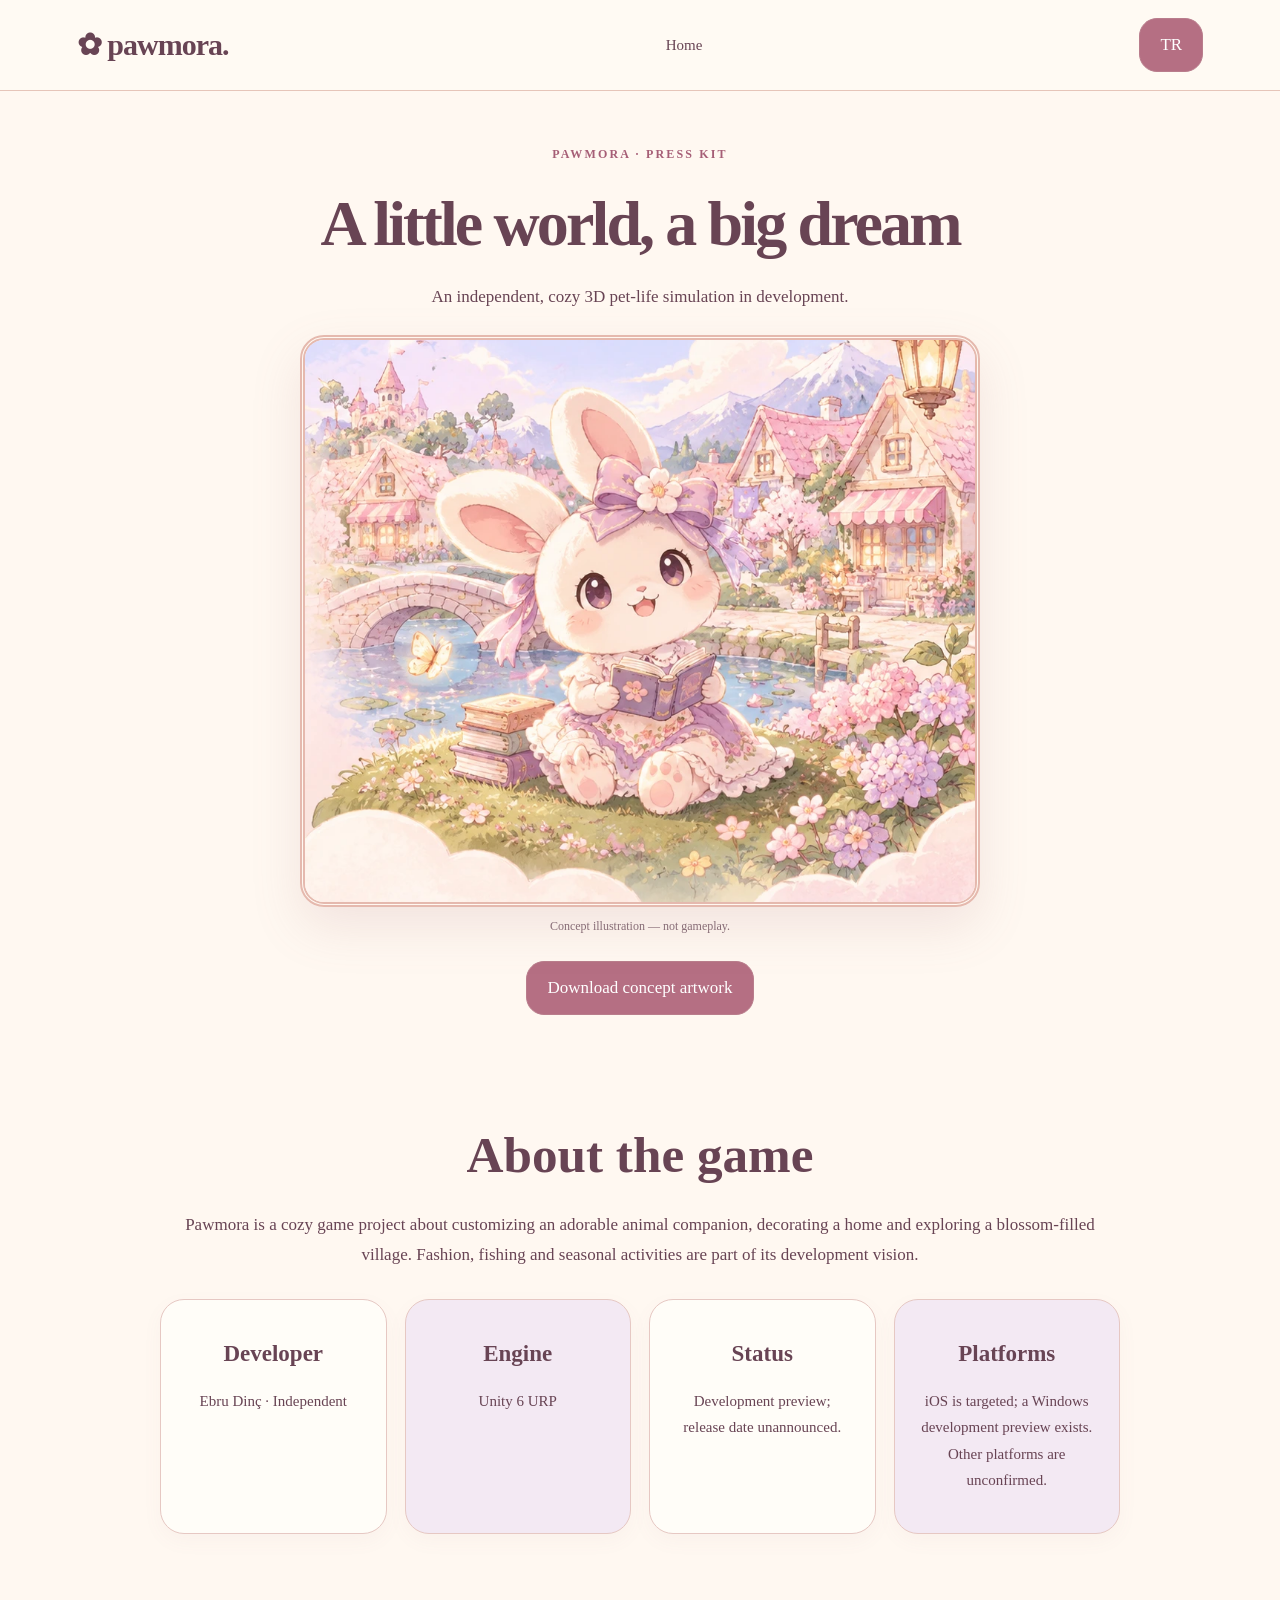
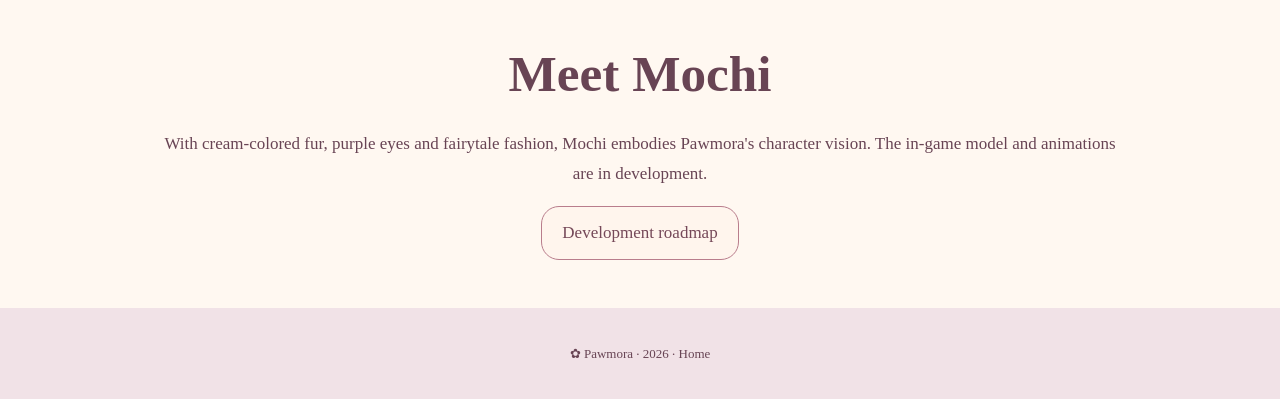
<file: press.html>
<!doctype html><html lang="en"><head><meta charset="utf-8"><meta name="viewport" content="width=device-width,initial-scale=1"><title>Pawmora — Press Kit</title><meta name="description" content="Official Pawmora press kit: independent cozy 3D pet-life game in development."><link rel="stylesheet" href="/style.css"><link rel="stylesheet" href="/press.css"><script src="/press.js" defer></script><link rel="canonical" href="https://pawmora-website.pages.dev/press.html"><meta property="og:title" content="Pawmora — Press Kit"><meta property="og:description" content="Discover the vision behind Pawmora, an independent cozy pet-life game in development."><meta property="og:image" content="https://pawmora-website.pages.dev/assets/storybook.webp"><meta property="og:url" content="https://pawmora-website.pages.dev/press.html"><meta property="og:type" content="website"><meta name="twitter:card" content="summary_large_image"><link rel="icon" type="image/svg+xml" href="/favicon.svg"></head><body><header><a class="brand" href="/">✿ pawmora.</a><nav><a href="/" data-tr="Ana sayfa">Home</a></nav><button id="press-lang">TR</button></header><main class="press"><section><small>PAWMORA · PRESS KIT</small><h1 data-tr="Küçük bir dünyanın büyük hayali">A little world, a big dream</h1><p data-tr="Bağımsız, masalsı 3D evcil hayvan yaşam simülasyonu. Geliştirme aşamasında.">An independent, cozy 3D pet-life simulation in development.</p><figure><img src="/assets/storybook.webp" alt="Mochi concept illustration"><figcaption data-tr="Konsept illüstrasyonu — oyun görüntüsü değildir.">Concept illustration — not gameplay.</figcaption></figure><a class="button" href="/assets/storybook.webp" download="Pawmora-concept.webp" data-tr="Konsept görselini indir">Download concept artwork</a></section><section><h2 data-tr="Oyun hakkında">About the game</h2><p data-tr="Pawmora, oyuncuların sevimli bir hayvan dostunu kişiselleştirmesini, evini dekore etmesini ve çiçeklerle dolu bir kasabayı keşfetmesini hedefleyen rahatlatıcı bir oyun projesidir. Moda, balıkçılık ve mevsimsel etkinlikler geliştirme vizyonunun parçalarıdır.">Pawmora is a cozy game project about customizing an adorable animal companion, decorating a home and exploring a blossom-filled village. Fashion, fishing and seasonal activities are part of its development vision.</p><div class="cards"><article><h3 data-tr="Geliştirici">Developer</h3><p>Ebru Dinç · Independent</p></article><article><h3 data-tr="Oyun motoru">Engine</h3><p>Unity 6 URP</p></article><article><h3 data-tr="Durum">Status</h3><p data-tr="Geliştirme önizlemesi; çıkış tarihi açıklanmadı.">Development preview; release date unannounced.</p></article><article><h3 data-tr="Platformlar">Platforms</h3><p data-tr="iOS hedefleniyor; Windows geliştirme önizlemesi mevcut. Diğer platformlar kesinleşmedi.">iOS is targeted; a Windows development preview exists. Other platforms are unconfirmed.</p></article></div></section><section><h2 data-tr="Mochi ile tanış">Meet Mochi</h2><p data-tr="Krem renkli kürkü, mor gözleri ve masalsı moda anlayışıyla Mochi, Pawmora'nın karakter vizyonunu temsil ediyor. Oyun içi model ve animasyonlar geliştiriliyor.">With cream-colored fur, purple eyes and fairytale fashion, Mochi embodies Pawmora's character vision. The in-game model and animations are in development.</p><a class="button pale" href="/#journey" data-tr="Geliştirme yol haritası">Development roadmap</a></section></main><footer>✿ Pawmora · 2026 · <a href="/" data-tr="Ana sayfa">Home</a></footer></body></html>
</file>
<file: style.css>
*{box-sizing:border-box}html{scroll-behavior:smooth}body{margin:0;background:#fff8f1;color:#684454;font:17px/1.65 Georgia,serif}header{display:flex;align-items:center;justify-content:space-between;gap:20px;padding:18px 6%;background:#fffaf3;border-bottom:1px solid #e6c5b9;flex-wrap:wrap}.brand{font-size:30px;font-weight:bold;letter-spacing:-1px}a{color:inherit;text-decoration:none}nav{display:flex;gap:25px;flex-wrap:wrap;font-size:15px}button,.button{font:inherit;cursor:pointer;border:1px solid #b97d8c;border-radius:18px;background:#b56f83;color:white;padding:12px 20px;display:inline-block}.pale,#lang{background:#fff5ed;color:#754858}.hero{display:grid;grid-template-columns: .9fr 1.1fr;align-items:center;min-height:650px;background:radial-gradient(ellipse at 0 0,#f4d6e3,transparent 50%),#fff3ed;padding:40px 5%;gap:30px}.intro{padding:25px}small{letter-spacing:.18em;color:#a65e76;font: bold 12px/1.6 Georgia,serif}h1{font-size:clamp(46px,5.3vw,85px);line-height:1.04;letter-spacing:-.045em;margin:24px 0}em{color:#b66e86;font-weight:normal}h2{font-size:clamp(32px,4vw,52px);line-height:1.15;margin:15px 0 25px}figure{margin:0;position:relative}figure img{width:100%;display:block;border-radius:48% 48% 24px 24px;border:5px double #e5b9ae;box-shadow:0 20px 50px #a76f7825}figcaption,.note{font-size:12px;color:#876c76}figcaption{text-align:center;margin-top:8px}section:not(.hero){max-width:1200px;margin:auto;padding:80px 5%;text-align:center}.cards{display:grid;grid-template-columns:repeat(auto-fit,minmax(200px,1fr));gap:18px;margin-top:30px}.cards article{background:#fffdf8;border:1px solid #e6c8c3;border-radius:24px;padding:25px;box-shadow:0 7px 20px #9e687b0c}.cards article:nth-child(even){background:#f3e9f3}.cards span{font-size:36px;color:#b66e86}.cards h3{font-size:23px;margin:10px 0}.cards p{font-size:15px}.gallery{display:grid;grid-template-columns:repeat(4,1fr);gap:18px}.gallery img{width:100%;border-radius:18px;border:4px solid white;box-shadow:0 8px 20px #a76f7820}#community{background:#f3e5ee;border-radius:35px}form{max-width:620px;margin:35px auto 0;text-align:left}textarea{display:block;width:100%;min-height:110px;border:1px solid #d4aabb;border-radius:15px;padding:15px;font:inherit;margin:12px 0;background:#fffdf9}footer{text-align:center;padding:35px;background:#f1e2e7;font-size:13px}button:disabled{opacity:.55;cursor:not-allowed}a:focus-visible,button:focus-visible{outline:3px solid #73485c;outline-offset:4px}@media(max-width:760px){.hero{grid-template-columns:1fr;padding:25px 5%;gap:10px}.intro{padding:10px}nav{gap:12px;font-size:13px}.gallery{grid-template-columns:repeat(2,1fr)}section:not(.hero){padding:55px 5%}.button{margin-bottom:8px}}@media(prefers-reduced-motion:reduce){html{scroll-behavior:auto}}

.story-extra .storybook-panel{background:#fffdf8;border:1px solid #e6c8c3;border-radius:28px;padding:clamp(18px,4vw,42px);margin:24px auto;max-width:900px;box-shadow:0 8px 30px #9e687b12}.story-extra .story-grid{display:grid;grid-template-columns:repeat(auto-fit,minmax(230px,1fr));gap:22px;align-items:center}.story-extra label{display:block;margin:10px 0}.story-extra select,.story-extra input{font:inherit;color:inherit;border:1px solid #d4aabb;background:#fff8f1;border-radius:10px;padding:8px;max-width:100%}.story-extra svg{width:100%;max-width:340px}.story-extra .town-map{background:#e7eddb;border:2px solid #d2d9ba;border-radius:30px;padding:22px;display:grid;grid-template-columns:repeat(2,minmax(0,1fr));gap:12px}.town-map button{background:#fff5ed;color:#754858;padding:12px 5px}.town-map button span{display:block;font-size:28px}.flower-find{background:transparent;color:#b56f83;border:1px dashed #d4aabb;padding:5px 12px;font-size:22px}.flower-find:disabled{opacity:.65}.story-spark{position:absolute;pointer-events:none;color:#c38aa4;font-size:22px;animation:story-float 7s ease-in-out infinite}.story-spark:nth-child(2){animation-delay:-3s}.story-spark:nth-child(3){animation-delay:-5s}.story-sparks{position:absolute;inset:0;pointer-events:none;overflow:hidden}.story-spark:nth-child(1){left:8%;top:20%}.story-spark:nth-child(2){right:9%;top:35%}.story-spark:nth-child(3){left:18%;bottom:12%}.letter-sent{animation:letter-flight .8s ease both}@keyframes story-float{50%{transform:translate(12px,-15px) rotate(15deg);opacity:.5}}@keyframes letter-flight{50%{transform:translateY(-12px) rotate(-8deg)}100%{transform:none}}@media(prefers-reduced-motion:reduce){.story-spark,.letter-sent{animation:none}}

#rewards .reward-medal{display:grid;place-items:center;width:86px;height:86px;margin:0 auto 18px;border:5px double #c6a46d;border-radius:50%;background:radial-gradient(circle at 35% 25%,#fff9e8,#ead0e7);color:#966448;font-size:42px;box-shadow:0 5px 15px #a76f7820}#rewards .reward-state{font-size:14px;padding:8px;border-radius:12px;background:#f4e8ee}#rewards .reward-state[data-complete=true]{background:#e6efdf;color:#416244}#rewards .reward-note{max-width:720px;margin:24px auto}

#rewards .reward-medal{width:100%;height:auto;aspect-ratio:4/3;border-radius:22px;background:radial-gradient(ellipse,#fffaf0,#f1dce8);border:4px double #c6a46d}#rewards .reward-medal svg{width:90%;height:150px;max-width:230px}#rewards progress{width:min(100%,420px);height:14px;accent-color:#b56f83}#rewards .cards article:has([data-complete=true]){border-color:#b8a16d}#reward-celebration{padding:14px;border:1px solid #c6a46d;border-radius:18px;background:#fff4d9} .reward-celebrate{animation:reward-glow .9s ease}@keyframes reward-glow{50%{transform:scale(1.025);box-shadow:0 0 30px #e5bd79}}@media(prefers-reduced-motion:reduce){.reward-celebrate{animation:none}}

#rewards .reward-medal{aspect-ratio:1/1}#rewards .reward-medal svg{height:auto;max-height:220px}#flower-hunt{text-align:left}#flower-hunt h3,#hunt-count{text-align:center}.hunt-hint{border-top:1px solid #e6c8c3;padding:14px 0}.hunt-hint summary{cursor:pointer;font-weight:bold}.hunt-hint a{text-decoration:underline;color:#9d5470}.flower-find:not(:disabled):hover{box-shadow:0 0 18px #e9b3cc;transform:scale(1.08)}

#flower-hunt{text-align:center;padding:30px 22px}#flower-hunt h3{font-size:clamp(24px,3vw,34px);margin:8px 0}#flower-hunt .hunt-grid{display:grid;grid-template-columns:repeat(auto-fit,minmax(190px,1fr));gap:16px;margin-top:24px}#flower-hunt .hunt-card{display:flex;flex-direction:column;align-items:center;padding:20px 14px;border:1px solid #e5c5c9;border-radius:20px;background:linear-gradient(145deg,#fffaf4,#f5e7ef)}#flower-hunt .hunt-flower{font-size:32px;color:#b56f83;border:3px double #c6a46d;border-radius:50%;width:58px;height:58px;display:grid;place-items:center;background:#fff8ec}#flower-hunt h4{margin:12px 0 4px;font-size:19px}#flower-hunt .hunt-card p{font-size:14px;margin:8px 0}#flower-hunt .hunt-status{color:#8b5270}#flower-hunt .hunt-link{display:inline-block;margin-top:auto;padding:10px 14px;border-radius:12px;background:#b56f83;color:white;border:1px solid #a15d73;font-size:14px;text-decoration:none;box-shadow:0 3px 8px #a76f7825}#flower-hunt .hunt-link:hover{background:#98576e}#flower-hunt .hunt-card:has([data-found=true]){border-color:#b8a16d}#flower-hunt [data-found=true]{color:#416244}

#back-top{position:fixed;right:max(20px,env(safe-area-inset-right));bottom:max(22px,env(safe-area-inset-bottom));z-index:20;width:48px;height:48px;padding:0;display:grid;place-items:center;border:3px double #e5c28e;border-radius:50%;background:#b56f83;color:white;font-size:25px;box-shadow:0 5px 18px #68445435}#back-top[hidden]{display:none}#back-top:hover{background:#98576e}

#club .founding-card{max-width:760px;margin:32px auto 0;text-align:center;border:3px double #d6b780;background:linear-gradient(145deg,#fffaf3,#f5e8f0);padding:clamp(22px,4vw,44px)}.founding-emblem{display:grid;place-items:center;margin:0 auto 16px;width:70px;height:70px;border:3px double #c6a46d;border-radius:50%;background:#fff5e6;color:#a77c49;font-size:36px}#club .founding-card h3{font-size:clamp(23px,3vw,32px);margin:12px 0}#club .founding-card p{max-width:600px;margin:16px auto;line-height:1.7}#club .founding-consent{display:flex;align-items:flex-start;gap:12px;text-align:left;background:#fffaf6;border:1px solid #e5c5ce;border-radius:14px;padding:16px;margin:22px auto;max-width:600px}#club .founding-consent input{flex:none;width:18px;height:18px;accent-color:#b56f83;margin-top:4px}#club .founding-verify{display:inline-block;border:1px solid #b56f83;border-radius:12px;padding:10px 18px;color:#8b4964;text-decoration:none;background:#fff8f3}#founding-register{padding:14px 24px}#founding-result:empty{display:none}

.privacy-footer{margin:12px auto 0;max-width:740px}.privacy-details summary{cursor:pointer;color:#754858;text-decoration:underline;text-underline-offset:4px;font-size:14px;list-style:none}.privacy-details summary::-webkit-details-marker{display:none}.privacy-details summary:before{content:'◇ ';color:#a77c49}.privacy-details[open] summary:before{content:'◆ '}.privacy-body{text-align:left;background:#fffaf5;border:1px solid #e5c5ce;border-radius:16px;padding:20px;margin:16px auto 0;font-size:14px;line-height:1.7}.privacy-body p{margin:0 0 14px}.privacy-body a{display:inline-block}.privacy-details summary:focus-visible{outline:2px solid #b56f83;outline-offset:4px}

#journey .cards{display:grid;grid-template-columns:1fr;max-width:760px;margin:36px auto 0;gap:18px;text-align:left;position:relative;padding-left:38px}#journey .cards:before{content:'';position:absolute;left:14px;top:24px;bottom:24px;width:2px;background:#dec0cb}#journey .cards article{position:relative;text-align:left;padding:24px 28px;min-height:0}#journey .cards article:before{content:'✿';position:absolute;left:-39px;top:24px;width:30px;height:30px;display:grid;place-items:center;background:#fff8f3;border:1px solid #d9b2c2;border-radius:50%;color:#a66a83}#journey .cards article h3{margin:8px 0}#journey .cards article p{margin:8px 0;line-height:1.65}#journey .roadmap-state{display:inline-block;padding:5px 12px;border-radius:20px;background:#f2e3eb;color:#78475e;letter-spacing:.03em}#journey .roadmap-state[data-state=completed]{background:#e4efdf;color:#375b39}#journey .roadmap-state[data-state=testing]{background:#eee7f7;color:#624c80}#news[hidden]{display:none!important}@media(max-width:600px){#journey .cards{padding-left:30px}#journey .cards:before{left:10px}#journey .cards article{padding:18px}#journey .cards article:before{left:-31px;width:24px;height:24px}}
</file>
<file: press.css>
.press{max-width:1000px;margin:auto}.press section{padding:48px 20px}.press figure{max-width:680px;margin:24px auto}.press figure img{width:100%;height:auto;border-radius:24px}.press h1{font-size:clamp(36px,6vw,64px)}.press .cards{grid-template-columns:repeat(auto-fit,minmax(210px,1fr))}.press p{line-height:1.75}.press figure figcaption{margin:10px 0}
</file>
